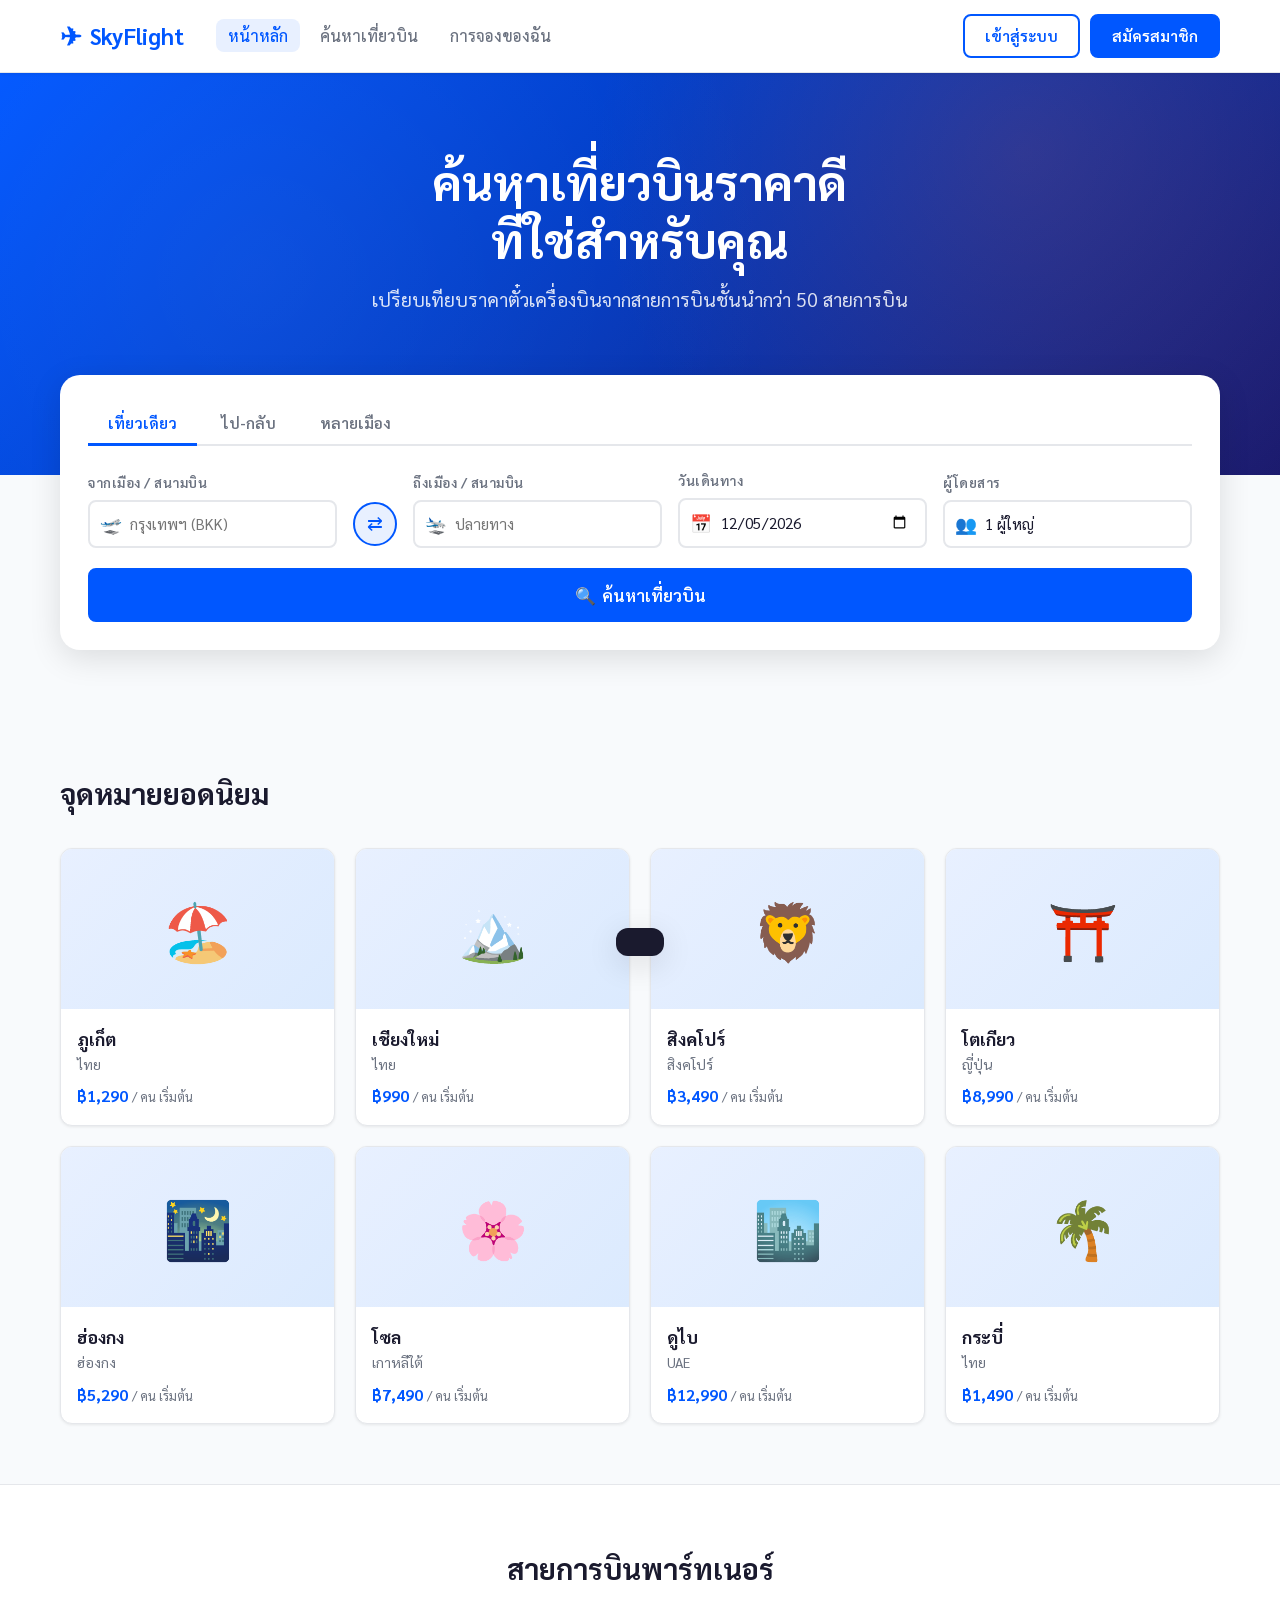
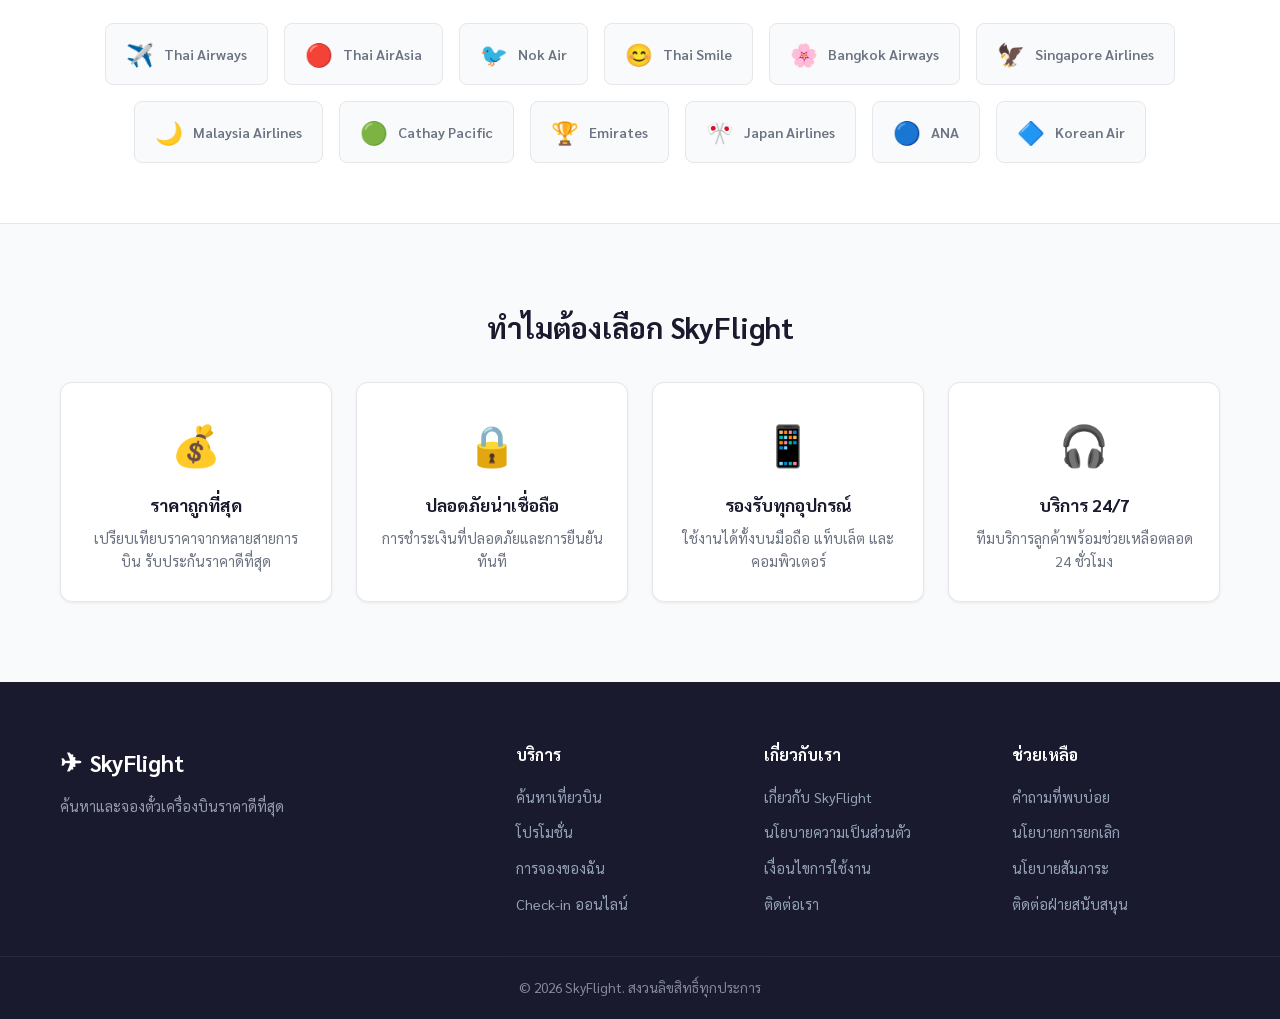
<file: index.html>
<!DOCTYPE html>
<html lang="th">
<head>
  <meta charset="UTF-8" />
  <meta name="viewport" content="width=device-width, initial-scale=1.0" />
  <title>SkyFlight - ค้นหาและจองตั๋วเครื่องบิน</title>
  <link rel="stylesheet" href="css/style.css" />
  <link rel="preconnect" href="https://fonts.googleapis.com" />
  <link href="https://fonts.googleapis.com/css2?family=Sarabun:wght@300;400;600;700&display=swap" rel="stylesheet" />
</head>
<body>

  <!-- Navbar -->
  <nav class="navbar">
    <div class="container nav-inner">
      <a href="index.html" class="logo">
        <span class="logo-icon">✈</span>
        <span>SkyFlight</span>
      </a>
      <ul class="nav-links">
        <li><a href="index.html" class="active">หน้าหลัก</a></li>
        <li><a href="#search-section">ค้นหาเที่ยวบิน</a></li>
        <li><a href="mybooking.html">การจองของฉัน</a></li>
      </ul>
      <div class="nav-actions">
        <button class="btn btn-outline" onclick="openModal('loginModal')">เข้าสู่ระบบ</button>
        <button class="btn btn-primary" onclick="openModal('registerModal')">สมัครสมาชิก</button>
      </div>
    </div>
  </nav>

  <!-- Hero Section -->
  <section class="hero">
    <div class="hero-bg"></div>
    <div class="container hero-content">
      <h1>ค้นหาเที่ยวบินราคาดี<br/>ที่ใช่สำหรับคุณ</h1>
      <p>เปรียบเทียบราคาตั๋วเครื่องบินจากสายการบินชั้นนำกว่า 50 สายการบิน</p>
    </div>
  </section>

  <!-- Search Section -->
  <section class="search-section" id="search-section">
    <div class="container">
      <div class="search-card">
        <!-- Trip Type Tabs -->
        <div class="trip-tabs">
          <button class="trip-tab active" data-type="one-way" onclick="setTripType('one-way')">เที่ยวเดียว</button>
          <button class="trip-tab" data-type="round-trip" onclick="setTripType('round-trip')">ไป-กลับ</button>
          <button class="trip-tab" data-type="multi-city" onclick="setTripType('multi-city')">หลายเมือง</button>
        </div>

        <!-- Search Form -->
        <form id="searchForm" onsubmit="searchFlights(event)">
          <div class="search-grid" id="searchGrid">
            <div class="form-group">
              <label>จากเมือง / สนามบิน</label>
              <div class="input-icon">
                <span class="icon">🛫</span>
                <input type="text" id="fromCity" placeholder="กรุงเทพฯ (BKK)" list="airports-from" autocomplete="off" required />
                <datalist id="airports-from"></datalist>
              </div>
            </div>

            <button type="button" class="swap-btn" onclick="swapCities()" title="สลับเมือง">⇄</button>

            <div class="form-group">
              <label>ถึงเมือง / สนามบิน</label>
              <div class="input-icon">
                <span class="icon">🛬</span>
                <input type="text" id="toCity" placeholder="ปลายทาง" list="airports-to" autocomplete="off" required />
                <datalist id="airports-to"></datalist>
              </div>
            </div>

            <div class="form-group">
              <label>วันเดินทาง</label>
              <div class="input-icon">
                <span class="icon">📅</span>
                <input type="date" id="departDate" required />
              </div>
            </div>

            <div class="form-group" id="returnDateGroup" style="display:none;">
              <label>วันกลับ</label>
              <div class="input-icon">
                <span class="icon">📅</span>
                <input type="date" id="returnDate" />
              </div>
            </div>

            <div class="form-group">
              <label>ผู้โดยสาร</label>
              <div class="input-icon passenger-selector" onclick="togglePassengerDropdown()">
                <span class="icon">👥</span>
                <input type="text" id="passengerDisplay" value="1 ผู้ใหญ่" readonly />
                <div class="passenger-dropdown" id="passengerDropdown">
                  <div class="passenger-row">
                    <div>
                      <div class="pax-label">ผู้ใหญ่</div>
                      <div class="pax-sublabel">อายุ 12 ปีขึ้นไป</div>
                    </div>
                    <div class="pax-counter">
                      <button type="button" onclick="updatePassenger('adult', -1)">−</button>
                      <span id="adultCount">1</span>
                      <button type="button" onclick="updatePassenger('adult', 1)">+</button>
                    </div>
                  </div>
                  <div class="passenger-row">
                    <div>
                      <div class="pax-label">เด็ก</div>
                      <div class="pax-sublabel">อายุ 2-11 ปี</div>
                    </div>
                    <div class="pax-counter">
                      <button type="button" onclick="updatePassenger('child', -1)">−</button>
                      <span id="childCount">0</span>
                      <button type="button" onclick="updatePassenger('child', 1)">+</button>
                    </div>
                  </div>
                  <div class="passenger-row">
                    <div>
                      <div class="pax-label">ทารก</div>
                      <div class="pax-sublabel">อายุต่ำกว่า 2 ปี</div>
                    </div>
                    <div class="pax-counter">
                      <button type="button" onclick="updatePassenger('infant', -1)">−</button>
                      <span id="infantCount">0</span>
                      <button type="button" onclick="updatePassenger('infant', 1)">+</button>
                    </div>
                  </div>
                  <div class="form-group" style="margin-top:12px;">
                    <label style="font-size:0.85rem;">ชั้นโดยสาร</label>
                    <select id="cabinClass">
                      <option value="economy">Economy</option>
                      <option value="premium-economy">Premium Economy</option>
                      <option value="business">Business</option>
                      <option value="first">First Class</option>
                    </select>
                  </div>
                  <button type="button" class="btn btn-primary" style="width:100%;margin-top:8px;" onclick="confirmPassengers()">ยืนยัน</button>
                </div>
              </div>
            </div>
          </div>

          <button type="submit" class="btn btn-primary btn-search">
            <span>🔍</span> ค้นหาเที่ยวบิน
          </button>
        </form>
      </div>
    </div>
  </section>

  <!-- Popular Destinations -->
  <section class="popular-section container">
    <h2 class="section-title">จุดหมายยอดนิยม</h2>
    <div class="destinations-grid" id="destinationsGrid"></div>
  </section>

  <!-- Airlines Section -->
  <section class="airlines-section">
    <div class="container">
      <h2 class="section-title" style="text-align:center;">สายการบินพาร์ทเนอร์</h2>
      <div class="airlines-logos" id="airlinesLogos"></div>
    </div>
  </section>

  <!-- Why Us Section -->
  <section class="why-us container">
    <h2 class="section-title" style="text-align:center;">ทำไมต้องเลือก SkyFlight</h2>
    <div class="features-grid">
      <div class="feature-card">
        <div class="feature-icon">💰</div>
        <h3>ราคาถูกที่สุด</h3>
        <p>เปรียบเทียบราคาจากหลายสายการบิน รับประกันราคาดีที่สุด</p>
      </div>
      <div class="feature-card">
        <div class="feature-icon">🔒</div>
        <h3>ปลอดภัยน่าเชื่อถือ</h3>
        <p>การชำระเงินที่ปลอดภัยและการยืนยันทันที</p>
      </div>
      <div class="feature-card">
        <div class="feature-icon">📱</div>
        <h3>รองรับทุกอุปกรณ์</h3>
        <p>ใช้งานได้ทั้งบนมือถือ แท็บเล็ต และคอมพิวเตอร์</p>
      </div>
      <div class="feature-card">
        <div class="feature-icon">🎧</div>
        <h3>บริการ 24/7</h3>
        <p>ทีมบริการลูกค้าพร้อมช่วยเหลือตลอด 24 ชั่วโมง</p>
      </div>
    </div>
  </section>

  <!-- Footer -->
  <footer class="footer">
    <div class="container footer-inner">
      <div class="footer-brand">
        <a href="index.html" class="logo" style="color:white;">
          <span class="logo-icon">✈</span>
          <span>SkyFlight</span>
        </a>
        <p>ค้นหาและจองตั๋วเครื่องบินราคาดีที่สุด</p>
      </div>
      <div class="footer-links">
        <h4>บริการ</h4>
        <ul>
          <li><a href="#">ค้นหาเที่ยวบิน</a></li>
          <li><a href="#">โปรโมชั่น</a></li>
          <li><a href="mybooking.html">การจองของฉัน</a></li>
          <li><a href="#">Check-in ออนไลน์</a></li>
        </ul>
      </div>
      <div class="footer-links">
        <h4>เกี่ยวกับเรา</h4>
        <ul>
          <li><a href="#">เกี่ยวกับ SkyFlight</a></li>
          <li><a href="#">นโยบายความเป็นส่วนตัว</a></li>
          <li><a href="#">เงื่อนไขการใช้งาน</a></li>
          <li><a href="#">ติดต่อเรา</a></li>
        </ul>
      </div>
      <div class="footer-links">
        <h4>ช่วยเหลือ</h4>
        <ul>
          <li><a href="#">คำถามที่พบบ่อย</a></li>
          <li><a href="#">นโยบายการยกเลิก</a></li>
          <li><a href="#">นโยบายสัมภาระ</a></li>
          <li><a href="#">ติดต่อฝ่ายสนับสนุน</a></li>
        </ul>
      </div>
    </div>
    <div class="footer-bottom">
      <p>© 2026 SkyFlight. สงวนลิขสิทธิ์ทุกประการ</p>
    </div>
  </footer>

  <!-- Login Modal -->
  <div class="modal" id="loginModal">
    <div class="modal-overlay" onclick="closeModal('loginModal')"></div>
    <div class="modal-content">
      <button class="modal-close" onclick="closeModal('loginModal')">✕</button>
      <h2>เข้าสู่ระบบ</h2>
      <form onsubmit="handleLogin(event)">
        <div class="form-group">
          <label>อีเมล</label>
          <input type="email" placeholder="your@email.com" required />
        </div>
        <div class="form-group">
          <label>รหัสผ่าน</label>
          <input type="password" placeholder="รหัสผ่าน" required />
        </div>
        <button type="submit" class="btn btn-primary" style="width:100%;">เข้าสู่ระบบ</button>
        <p style="text-align:center;margin-top:12px;">
          ยังไม่มีบัญชี? <a href="#" onclick="switchModal('loginModal','registerModal')">สมัครสมาชิก</a>
        </p>
      </form>
    </div>
  </div>

  <!-- Register Modal -->
  <div class="modal" id="registerModal">
    <div class="modal-overlay" onclick="closeModal('registerModal')"></div>
    <div class="modal-content">
      <button class="modal-close" onclick="closeModal('registerModal')">✕</button>
      <h2>สมัครสมาชิก</h2>
      <form onsubmit="handleRegister(event)">
        <div class="form-group">
          <label>ชื่อ-นามสกุล</label>
          <input type="text" placeholder="ชื่อ นามสกุล" required />
        </div>
        <div class="form-group">
          <label>อีเมล</label>
          <input type="email" placeholder="your@email.com" required />
        </div>
        <div class="form-group">
          <label>รหัสผ่าน</label>
          <input type="password" placeholder="รหัสผ่าน (อย่างน้อย 8 ตัวอักษร)" minlength="8" required />
        </div>
        <div class="form-group">
          <label>เบอร์โทรศัพท์</label>
          <input type="tel" placeholder="08X-XXX-XXXX" />
        </div>
        <button type="submit" class="btn btn-primary" style="width:100%;">สมัครสมาชิก</button>
        <p style="text-align:center;margin-top:12px;">
          มีบัญชีอยู่แล้ว? <a href="#" onclick="switchModal('registerModal','loginModal')">เข้าสู่ระบบ</a>
        </p>
      </form>
    </div>
  </div>

  <!-- Toast Notification -->
  <div class="toast" id="toast"></div>

  <script src="js/data.js"></script>
  <script src="js/app.js"></script>
</body>
</html>
</file>
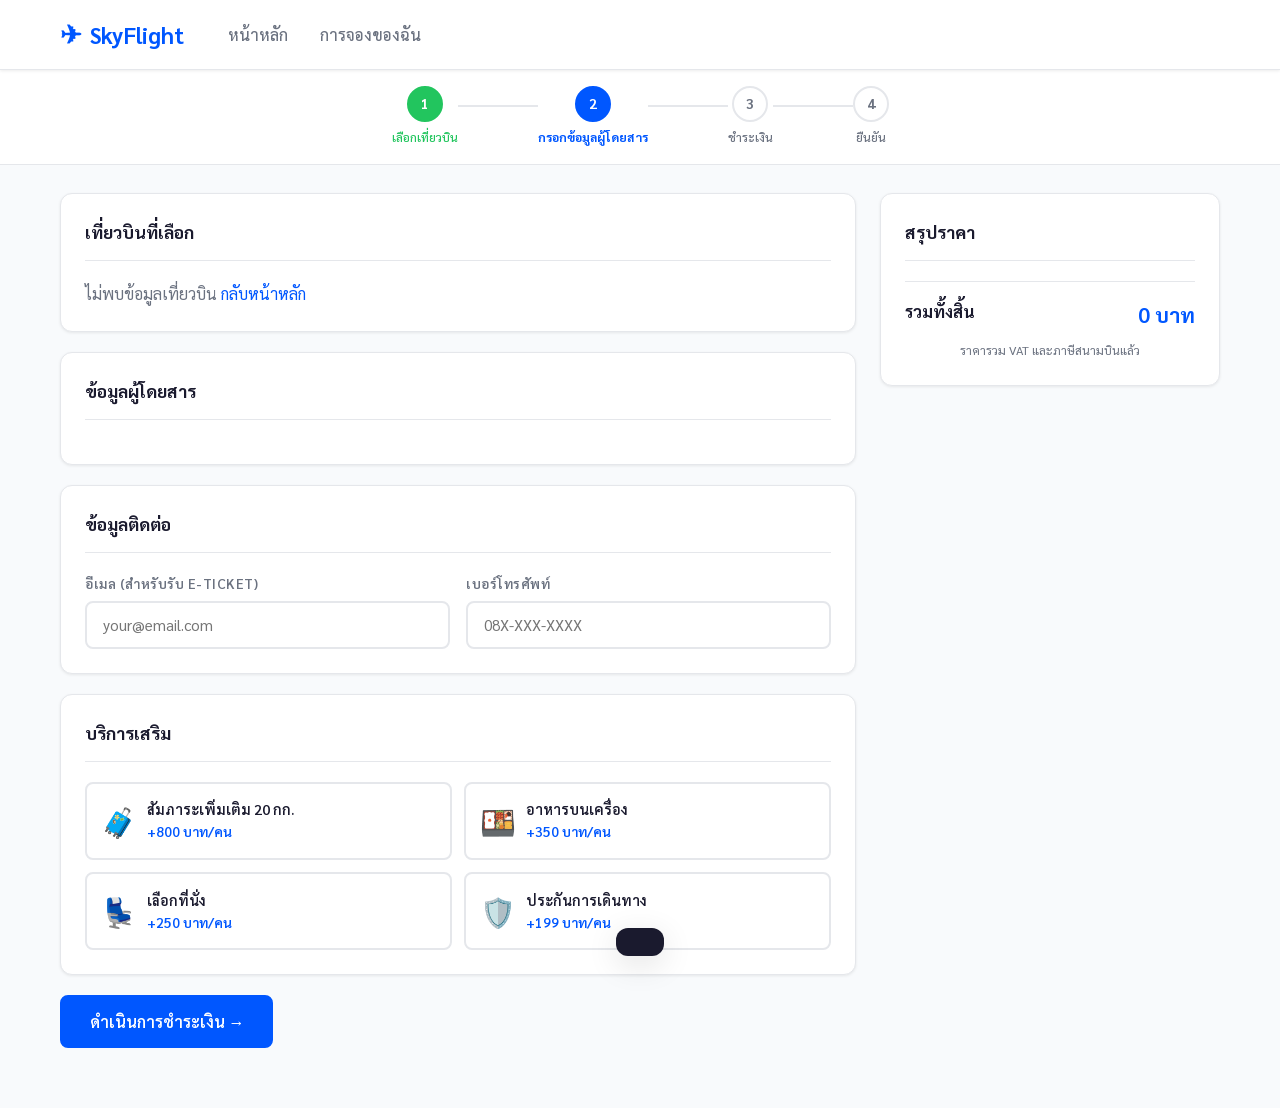
<file: booking.html>
<!DOCTYPE html>
<html lang="th">
<head>
  <meta charset="UTF-8" />
  <meta name="viewport" content="width=device-width, initial-scale=1.0" />
  <title>จองตั๋วเครื่องบิน - SkyFlight</title>
  <link rel="stylesheet" href="css/style.css" />
  <link rel="preconnect" href="https://fonts.googleapis.com" />
  <link href="https://fonts.googleapis.com/css2?family=Sarabun:wght@300;400;600;700&display=swap" rel="stylesheet" />
</head>
<body>

  <!-- Navbar -->
  <nav class="navbar">
    <div class="container nav-inner">
      <a href="index.html" class="logo">
        <span class="logo-icon">✈</span>
        <span>SkyFlight</span>
      </a>
      <ul class="nav-links">
        <li><a href="index.html">หน้าหลัก</a></li>
        <li><a href="mybooking.html">การจองของฉัน</a></li>
      </ul>
    </div>
  </nav>

  <!-- Breadcrumb -->
  <div class="breadcrumb-bar">
    <div class="container">
      <div class="steps">
        <div class="step completed">
          <span class="step-num">1</span>
          <span class="step-label">เลือกเที่ยวบิน</span>
        </div>
        <div class="step-line"></div>
        <div class="step active">
          <span class="step-num">2</span>
          <span class="step-label">กรอกข้อมูลผู้โดยสาร</span>
        </div>
        <div class="step-line"></div>
        <div class="step">
          <span class="step-num">3</span>
          <span class="step-label">ชำระเงิน</span>
        </div>
        <div class="step-line"></div>
        <div class="step">
          <span class="step-num">4</span>
          <span class="step-label">ยืนยัน</span>
        </div>
      </div>
    </div>
  </div>

  <!-- Booking Layout -->
  <div class="booking-layout container">

    <!-- Booking Form -->
    <div class="booking-main">

      <!-- Flight Summary -->
      <div class="booking-card" id="flightSummaryCard">
        <h3>เที่ยวบินที่เลือก</h3>
        <div id="selectedFlightSummary">กำลังโหลด...</div>
      </div>

      <!-- Passenger Form -->
      <div class="booking-card">
        <h3>ข้อมูลผู้โดยสาร</h3>
        <div id="passengerForms"></div>
      </div>

      <!-- Contact Info -->
      <div class="booking-card">
        <h3>ข้อมูลติดต่อ</h3>
        <div class="form-row">
          <div class="form-group">
            <label>อีเมล (สำหรับรับ e-ticket)</label>
            <input type="email" id="contactEmail" placeholder="your@email.com" required />
          </div>
          <div class="form-group">
            <label>เบอร์โทรศัพท์</label>
            <input type="tel" id="contactPhone" placeholder="08X-XXX-XXXX" required />
          </div>
        </div>
      </div>

      <!-- Add-ons -->
      <div class="booking-card">
        <h3>บริการเสริม</h3>
        <div class="addons-grid">
          <label class="addon-card">
            <input type="checkbox" id="addon-baggage" onchange="updatePrice()" />
            <div class="addon-content">
              <span class="addon-icon">🧳</span>
              <div>
                <div class="addon-name">สัมภาระเพิ่มเติม 20 กก.</div>
                <div class="addon-price">+800 บาท/คน</div>
              </div>
            </div>
          </label>
          <label class="addon-card">
            <input type="checkbox" id="addon-meal" onchange="updatePrice()" />
            <div class="addon-content">
              <span class="addon-icon">🍱</span>
              <div>
                <div class="addon-name">อาหารบนเครื่อง</div>
                <div class="addon-price">+350 บาท/คน</div>
              </div>
            </div>
          </label>
          <label class="addon-card">
            <input type="checkbox" id="addon-seat" onchange="updatePrice()" />
            <div class="addon-content">
              <span class="addon-icon">💺</span>
              <div>
                <div class="addon-name">เลือกที่นั่ง</div>
                <div class="addon-price">+250 บาท/คน</div>
              </div>
            </div>
          </label>
          <label class="addon-card">
            <input type="checkbox" id="addon-insurance" onchange="updatePrice()" />
            <div class="addon-content">
              <span class="addon-icon">🛡️</span>
              <div>
                <div class="addon-name">ประกันการเดินทาง</div>
                <div class="addon-price">+199 บาท/คน</div>
              </div>
            </div>
          </label>
        </div>
      </div>

      <button class="btn btn-primary btn-lg" onclick="proceedToPayment()">
        ดำเนินการชำระเงิน →
      </button>
    </div>

    <!-- Price Summary Sidebar -->
    <aside class="price-sidebar">
      <div class="price-card sticky-card">
        <h3>สรุปราคา</h3>
        <div id="priceSummaryItems"></div>
        <div class="price-divider"></div>
        <div class="price-total-row">
          <span>รวมทั้งสิ้น</span>
          <span class="price-total" id="totalPrice">0 บาท</span>
        </div>
        <div class="price-note">ราคารวม VAT และภาษีสนามบินแล้ว</div>
      </div>
    </aside>
  </div>

  <!-- Payment Modal -->
  <div class="modal" id="paymentModal">
    <div class="modal-overlay" onclick="closeModal('paymentModal')"></div>
    <div class="modal-content modal-wide">
      <button class="modal-close" onclick="closeModal('paymentModal')">✕</button>
      <h2>ชำระเงิน</h2>

      <div class="payment-methods">
        <button class="payment-method active" onclick="selectPayment('card', this)">
          💳 บัตรเครดิต/เดบิต
        </button>
        <button class="payment-method" onclick="selectPayment('promptpay', this)">
          📱 พร้อมเพย์
        </button>
        <button class="payment-method" onclick="selectPayment('bank', this)">
          🏦 โอนผ่านธนาคาร
        </button>
      </div>

      <div id="cardPaymentForm">
        <div class="form-group">
          <label>ชื่อบนบัตร</label>
          <input type="text" placeholder="ชื่อ นามสกุล (ตามบัตร)" />
        </div>
        <div class="form-group">
          <label>หมายเลขบัตร</label>
          <input type="text" placeholder="XXXX XXXX XXXX XXXX" maxlength="19" oninput="formatCardNumber(this)" />
        </div>
        <div class="form-row">
          <div class="form-group">
            <label>วันหมดอายุ</label>
            <input type="text" placeholder="MM/YY" maxlength="5" oninput="formatExpiry(this)" />
          </div>
          <div class="form-group">
            <label>CVV</label>
            <input type="text" placeholder="XXX" maxlength="3" />
          </div>
        </div>
      </div>

      <div id="promptpayForm" style="display:none; text-align:center;">
        <div class="qr-placeholder">
          <div class="qr-box">
            <div style="font-size:80px;">📱</div>
            <p>สแกน QR Code เพื่อชำระเงิน</p>
            <div class="qr-amount" id="qrAmount"></div>
          </div>
        </div>
      </div>

      <div id="bankTransferForm" style="display:none;">
        <div class="bank-info">
          <p><strong>ธนาคารกสิกรไทย</strong></p>
          <p>เลขที่บัญชี: <strong>123-4-56789-0</strong></p>
          <p>ชื่อบัญชี: <strong>SkyFlight Thailand Co., Ltd.</strong></p>
          <p class="bank-note">กรุณาโอนภายใน 30 นาที และส่งหลักฐานการโอนมาที่ support@skyflight.th</p>
        </div>
      </div>

      <div class="payment-total">
        ยอดชำระ: <strong id="paymentTotalAmount"></strong>
      </div>

      <button class="btn btn-primary btn-lg" style="width:100%;" onclick="confirmPayment()">
        ยืนยันการชำระเงิน
      </button>
    </div>
  </div>

  <!-- Confirmation Modal -->
  <div class="modal" id="confirmModal">
    <div class="modal-overlay"></div>
    <div class="modal-content" style="text-align:center;">
      <div class="success-icon">✅</div>
      <h2>จองตั๋วสำเร็จ!</h2>
      <p>หมายเลขการจอง: <strong id="bookingRef"></strong></p>
      <p>เราได้ส่ง e-ticket ไปยังอีเมลของคุณแล้ว</p>
      <div style="margin-top:20px; display:flex; gap:12px; justify-content:center;">
        <a href="mybooking.html" class="btn btn-primary">ดูการจองของฉัน</a>
        <a href="index.html" class="btn btn-outline">กลับหน้าหลัก</a>
      </div>
    </div>
  </div>

  <div class="toast" id="toast"></div>

  <script src="js/data.js"></script>
  <script src="js/booking.js"></script>
</body>
</html>
</file>
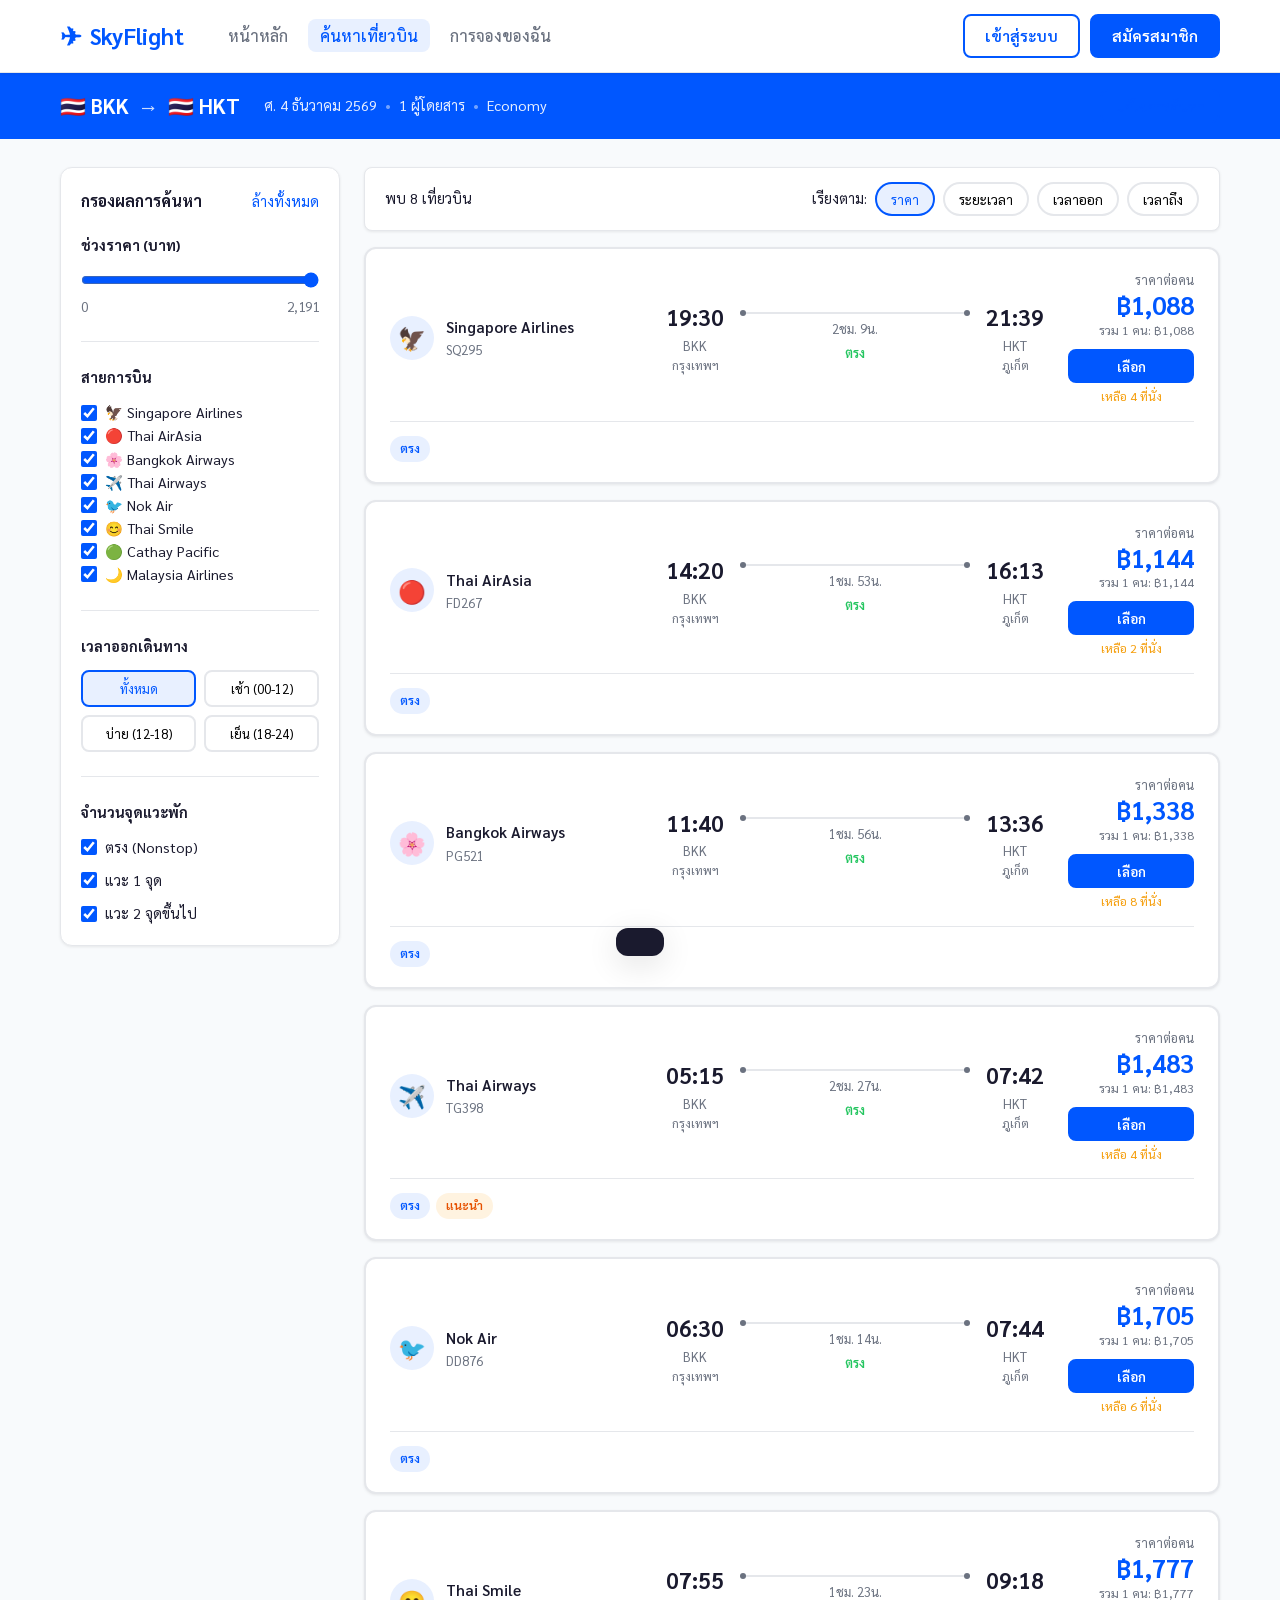
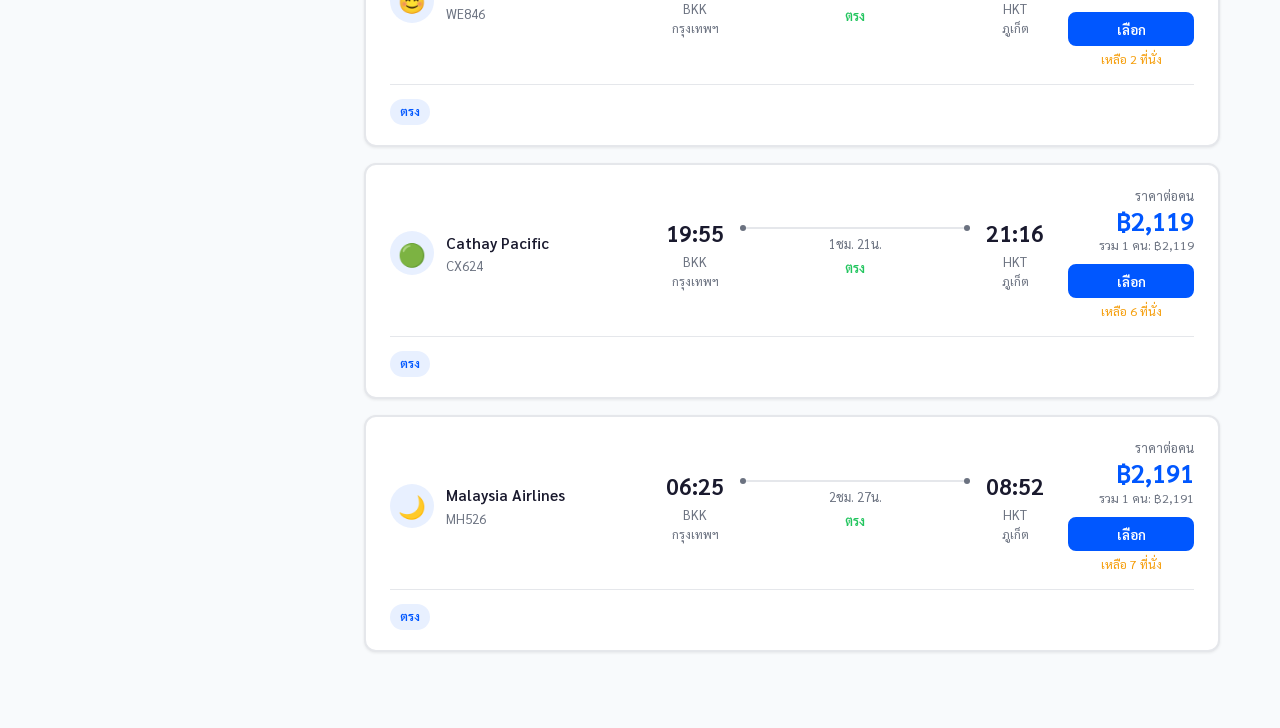
<file: results.html>
<!DOCTYPE html>
<html lang="th">
<head>
  <meta charset="UTF-8" />
  <meta name="viewport" content="width=device-width, initial-scale=1.0" />
  <title>ผลการค้นหาเที่ยวบิน - SkyFlight</title>
  <link rel="stylesheet" href="css/style.css" />
  <link rel="preconnect" href="https://fonts.googleapis.com" />
  <link href="https://fonts.googleapis.com/css2?family=Sarabun:wght@300;400;600;700&display=swap" rel="stylesheet" />
</head>
<body>

  <!-- Navbar -->
  <nav class="navbar">
    <div class="container nav-inner">
      <a href="index.html" class="logo">
        <span class="logo-icon">✈</span>
        <span>SkyFlight</span>
      </a>
      <ul class="nav-links">
        <li><a href="index.html">หน้าหลัก</a></li>
        <li><a href="index.html#search-section" class="active">ค้นหาเที่ยวบิน</a></li>
        <li><a href="mybooking.html">การจองของฉัน</a></li>
      </ul>
      <div class="nav-actions">
        <button class="btn btn-outline" onclick="openModal('loginModal')">เข้าสู่ระบบ</button>
        <button class="btn btn-primary" onclick="openModal('registerModal')">สมัครสมาชิก</button>
      </div>
    </div>
  </nav>

  <!-- Search Summary Bar -->
  <div class="search-summary-bar">
    <div class="container search-summary-inner">
      <div class="summary-route">
        <span id="summaryFrom">BKK</span>
        <span class="route-arrow">→</span>
        <span id="summaryTo">HKT</span>
      </div>
      <div class="summary-details">
        <span id="summaryDate">-</span>
        <span class="dot">•</span>
        <span id="summaryPax">-</span>
        <span class="dot">•</span>
        <span id="summaryCabin">-</span>
      </div>
      <button class="btn btn-outline btn-sm" onclick="window.location.href='index.html'">แก้ไขการค้นหา</button>
    </div>
  </div>

  <!-- Results Layout -->
  <div class="results-layout container">

    <!-- Filters Sidebar -->
    <aside class="filters-sidebar">
      <div class="filter-header">
        <h3>กรองผลการค้นหา</h3>
        <button class="btn-text" onclick="clearFilters()">ล้างทั้งหมด</button>
      </div>

      <!-- Price Range -->
      <div class="filter-group">
        <h4>ช่วงราคา (บาท)</h4>
        <div class="price-range">
          <input type="range" id="priceRange" min="0" max="50000" value="50000" oninput="filterFlights()" />
          <div class="price-labels">
            <span>0</span>
            <span id="priceRangeLabel">50,000</span>
          </div>
        </div>
      </div>

      <!-- Airlines Filter -->
      <div class="filter-group">
        <h4>สายการบิน</h4>
        <div id="airlineFilters"></div>
      </div>

      <!-- Departure Time -->
      <div class="filter-group">
        <h4>เวลาออกเดินทาง</h4>
        <div class="time-filter-grid" id="timeFilters">
          <button class="time-filter active" data-time="all" onclick="setTimeFilter('all', this)">ทั้งหมด</button>
          <button class="time-filter" data-time="morning" onclick="setTimeFilter('morning', this)">เช้า (00-12)</button>
          <button class="time-filter" data-time="afternoon" onclick="setTimeFilter('afternoon', this)">บ่าย (12-18)</button>
          <button class="time-filter" data-time="evening" onclick="setTimeFilter('evening', this)">เย็น (18-24)</button>
        </div>
      </div>

      <!-- Stops Filter -->
      <div class="filter-group">
        <h4>จำนวนจุดแวะพัก</h4>
        <div class="checkbox-group" id="stopsFilters">
          <label class="checkbox-label">
            <input type="checkbox" value="0" checked onchange="filterFlights()" /> ตรง (Nonstop)
          </label>
          <label class="checkbox-label">
            <input type="checkbox" value="1" checked onchange="filterFlights()" /> แวะ 1 จุด
          </label>
          <label class="checkbox-label">
            <input type="checkbox" value="2" checked onchange="filterFlights()" /> แวะ 2 จุดขึ้นไป
          </label>
        </div>
      </div>
    </aside>

    <!-- Results Main -->
    <main class="results-main">
      <!-- Sort Bar -->
      <div class="sort-bar">
        <span id="resultsCount">กำลังค้นหา...</span>
        <div class="sort-options">
          <span>เรียงตาม:</span>
          <button class="sort-btn active" data-sort="price" onclick="sortFlights('price', this)">ราคา</button>
          <button class="sort-btn" data-sort="duration" onclick="sortFlights('duration', this)">ระยะเวลา</button>
          <button class="sort-btn" data-sort="depart" onclick="sortFlights('depart', this)">เวลาออก</button>
          <button class="sort-btn" data-sort="arrive" onclick="sortFlights('arrive', this)">เวลาถึง</button>
        </div>
      </div>

      <!-- Flight List -->
      <div id="flightList"></div>

      <!-- No Results -->
      <div id="noResults" style="display:none;" class="no-results">
        <div class="no-results-icon">✈️</div>
        <h3>ไม่พบเที่ยวบิน</h3>
        <p>ลองเปลี่ยนเงื่อนไขการค้นหาหรือวันเดินทาง</p>
        <a href="index.html" class="btn btn-primary">ค้นหาใหม่</a>
      </div>
    </main>
  </div>

  <!-- Login Modal -->
  <div class="modal" id="loginModal">
    <div class="modal-overlay" onclick="closeModal('loginModal')"></div>
    <div class="modal-content">
      <button class="modal-close" onclick="closeModal('loginModal')">✕</button>
      <h2>เข้าสู่ระบบ</h2>
      <form onsubmit="handleLogin(event)">
        <div class="form-group">
          <label>อีเมล</label>
          <input type="email" placeholder="your@email.com" required />
        </div>
        <div class="form-group">
          <label>รหัสผ่าน</label>
          <input type="password" placeholder="รหัสผ่าน" required />
        </div>
        <button type="submit" class="btn btn-primary" style="width:100%;">เข้าสู่ระบบ</button>
      </form>
    </div>
  </div>

  <!-- Register Modal -->
  <div class="modal" id="registerModal">
    <div class="modal-overlay" onclick="closeModal('registerModal')"></div>
    <div class="modal-content">
      <button class="modal-close" onclick="closeModal('registerModal')">✕</button>
      <h2>สมัครสมาชิก</h2>
      <form onsubmit="handleRegister(event)">
        <div class="form-group">
          <label>ชื่อ-นามสกุล</label>
          <input type="text" placeholder="ชื่อ นามสกุล" required />
        </div>
        <div class="form-group">
          <label>อีเมล</label>
          <input type="email" placeholder="your@email.com" required />
        </div>
        <div class="form-group">
          <label>รหัสผ่าน</label>
          <input type="password" placeholder="รหัสผ่าน" minlength="8" required />
        </div>
        <button type="submit" class="btn btn-primary" style="width:100%;">สมัครสมาชิก</button>
      </form>
    </div>
  </div>

  <div class="toast" id="toast"></div>

  <script src="js/data.js"></script>
  <script src="js/results.js"></script>
</body>
</html>
</file>
<file: css/style.css>
/* =======================================
   CSS Variables & Reset
   ======================================= */
:root {
  --primary: #0057FF;
  --primary-dark: #003FCC;
  --primary-light: #E8F0FF;
  --accent: #FF6B35;
  --success: #22C55E;
  --warning: #F59E0B;
  --danger: #EF4444;
  --text: #1A1A2E;
  --text-secondary: #6B7280;
  --border: #E5E7EB;
  --bg: #F8FAFC;
  --white: #FFFFFF;
  --shadow-sm: 0 1px 3px rgba(0,0,0,0.08);
  --shadow-md: 0 4px 16px rgba(0,0,0,0.1);
  --shadow-lg: 0 8px 32px rgba(0,0,0,0.12);
  --radius: 12px;
  --radius-sm: 8px;
  --radius-lg: 20px;
  font-size: 16px;
}

*, *::before, *::after { box-sizing: border-box; margin: 0; padding: 0; }

body {
  font-family: 'Sarabun', -apple-system, BlinkMacSystemFont, sans-serif;
  background: var(--bg);
  color: var(--text);
  line-height: 1.6;
}

a { color: var(--primary); text-decoration: none; }
a:hover { text-decoration: underline; }
ul { list-style: none; }
img { max-width: 100%; }

.container {
  max-width: 1200px;
  margin: 0 auto;
  padding: 0 20px;
}

/* =======================================
   Buttons
   ======================================= */
.btn {
  display: inline-flex;
  align-items: center;
  gap: 6px;
  padding: 10px 20px;
  border-radius: var(--radius-sm);
  font-family: inherit;
  font-size: 0.95rem;
  font-weight: 600;
  cursor: pointer;
  border: 2px solid transparent;
  transition: all 0.2s;
  white-space: nowrap;
}

.btn-primary {
  background: var(--primary);
  color: white;
  border-color: var(--primary);
}
.btn-primary:hover {
  background: var(--primary-dark);
  border-color: var(--primary-dark);
  text-decoration: none;
  transform: translateY(-1px);
  box-shadow: 0 4px 12px rgba(0,87,255,0.3);
}

.btn-outline {
  background: transparent;
  color: var(--primary);
  border-color: var(--primary);
}
.btn-outline:hover {
  background: var(--primary-light);
  text-decoration: none;
}

.btn-sm { padding: 6px 14px; font-size: 0.85rem; }
.btn-lg { padding: 14px 28px; font-size: 1rem; }
.btn-text { background: none; border: none; color: var(--primary); cursor: pointer; font-size: 0.9rem; font-family: inherit; }

/* =======================================
   Navbar
   ======================================= */
.navbar {
  background: white;
  border-bottom: 1px solid var(--border);
  position: sticky;
  top: 0;
  z-index: 100;
  box-shadow: var(--shadow-sm);
}

.nav-inner {
  display: flex;
  align-items: center;
  padding: 14px 20px;
  gap: 32px;
}

.logo {
  display: flex;
  align-items: center;
  gap: 8px;
  font-size: 1.4rem;
  font-weight: 700;
  color: var(--primary);
  text-decoration: none;
}

.logo-icon {
  font-size: 1.6rem;
  animation: fly 3s ease-in-out infinite;
}

@keyframes fly {
  0%, 100% { transform: translateX(0) rotate(0deg); }
  50% { transform: translateX(4px) rotate(5deg); }
}

.nav-links {
  display: flex;
  gap: 8px;
  flex: 1;
}

.nav-links a {
  color: var(--text-secondary);
  padding: 6px 12px;
  border-radius: var(--radius-sm);
  font-weight: 500;
  transition: all 0.2s;
}

.nav-links a:hover,
.nav-links a.active {
  color: var(--primary);
  background: var(--primary-light);
  text-decoration: none;
}

.nav-actions {
  display: flex;
  gap: 10px;
}

/* =======================================
   Hero Section
   ======================================= */
.hero {
  position: relative;
  background: linear-gradient(135deg, #0057FF 0%, #003FCC 40%, #1a1a6e 100%);
  color: white;
  padding: 80px 0 160px;
  overflow: hidden;
}

.hero-bg {
  position: absolute;
  inset: 0;
  background-image:
    radial-gradient(circle at 20% 50%, rgba(255,255,255,0.05) 0%, transparent 50%),
    radial-gradient(circle at 80% 20%, rgba(255,107,53,0.15) 0%, transparent 40%);
}

.hero-content {
  position: relative;
  z-index: 1;
  text-align: center;
}

.hero h1 {
  font-size: 3rem;
  font-weight: 700;
  line-height: 1.2;
  margin-bottom: 16px;
}

.hero p {
  font-size: 1.2rem;
  opacity: 0.85;
}

/* =======================================
   Search Section
   ======================================= */
.search-section {
  margin-top: -100px;
  position: relative;
  z-index: 10;
  padding-bottom: 60px;
}

.search-card {
  background: white;
  border-radius: var(--radius-lg);
  box-shadow: var(--shadow-lg);
  padding: 28px;
}

.trip-tabs {
  display: flex;
  gap: 4px;
  margin-bottom: 24px;
  border-bottom: 2px solid var(--border);
  padding-bottom: 0;
}

.trip-tab {
  padding: 10px 20px;
  border: none;
  background: none;
  font-family: inherit;
  font-size: 0.95rem;
  font-weight: 600;
  color: var(--text-secondary);
  cursor: pointer;
  border-bottom: 3px solid transparent;
  margin-bottom: -2px;
  transition: all 0.2s;
  border-radius: var(--radius-sm) var(--radius-sm) 0 0;
}

.trip-tab.active, .trip-tab:hover {
  color: var(--primary);
  border-bottom-color: var(--primary);
}

.search-grid {
  display: grid;
  grid-template-columns: 1fr auto 1fr 1fr 1fr;
  gap: 16px;
  align-items: end;
  margin-bottom: 20px;
}

.form-group {
  display: flex;
  flex-direction: column;
  gap: 6px;
}

.form-group label {
  font-size: 0.85rem;
  font-weight: 600;
  color: var(--text-secondary);
  text-transform: uppercase;
  letter-spacing: 0.5px;
}

.form-group input,
.form-group select {
  padding: 12px 16px;
  border: 2px solid var(--border);
  border-radius: var(--radius-sm);
  font-family: inherit;
  font-size: 0.95rem;
  color: var(--text);
  transition: border-color 0.2s;
  background: white;
  width: 100%;
}

.form-group input:focus,
.form-group select:focus {
  outline: none;
  border-color: var(--primary);
  box-shadow: 0 0 0 3px rgba(0,87,255,0.1);
}

.input-icon {
  position: relative;
}

.input-icon .icon {
  position: absolute;
  left: 12px;
  top: 50%;
  transform: translateY(-50%);
  font-size: 1.1rem;
  z-index: 1;
  pointer-events: none;
}

.input-icon input {
  padding-left: 40px;
}

.swap-btn {
  background: var(--primary-light);
  color: var(--primary);
  border: 2px solid var(--primary);
  width: 44px;
  height: 44px;
  border-radius: 50%;
  font-size: 1.2rem;
  cursor: pointer;
  transition: all 0.2s;
  display: flex;
  align-items: center;
  justify-content: center;
  margin-bottom: 2px;
}

.swap-btn:hover {
  background: var(--primary);
  color: white;
  transform: rotate(180deg);
}

.btn-search {
  width: 100%;
  justify-content: center;
  padding: 14px;
  font-size: 1.05rem;
  border-radius: var(--radius-sm);
}

/* Passenger Dropdown */
.passenger-selector {
  cursor: pointer;
}

.passenger-selector input {
  cursor: pointer;
}

.passenger-dropdown {
  display: none;
  position: absolute;
  top: calc(100% + 8px);
  left: 0;
  right: 0;
  background: white;
  border: 2px solid var(--border);
  border-radius: var(--radius);
  padding: 16px;
  z-index: 50;
  box-shadow: var(--shadow-lg);
  min-width: 280px;
}

.passenger-dropdown.show {
  display: block;
}

.passenger-row {
  display: flex;
  justify-content: space-between;
  align-items: center;
  padding: 10px 0;
  border-bottom: 1px solid var(--border);
}

.passenger-row:last-of-type {
  border-bottom: none;
}

.pax-label { font-weight: 600; font-size: 0.95rem; }
.pax-sublabel { font-size: 0.8rem; color: var(--text-secondary); }

.pax-counter {
  display: flex;
  align-items: center;
  gap: 12px;
}

.pax-counter button {
  width: 32px;
  height: 32px;
  border-radius: 50%;
  border: 2px solid var(--primary);
  background: white;
  color: var(--primary);
  font-size: 1.1rem;
  cursor: pointer;
  display: flex;
  align-items: center;
  justify-content: center;
  font-weight: 700;
  transition: all 0.15s;
}

.pax-counter button:hover {
  background: var(--primary);
  color: white;
}

.pax-counter span {
  font-weight: 700;
  min-width: 20px;
  text-align: center;
}

/* =======================================
   Popular Destinations
   ======================================= */
.popular-section {
  padding: 60px 20px;
}

.section-title {
  font-size: 1.8rem;
  font-weight: 700;
  margin-bottom: 32px;
}

.destinations-grid {
  display: grid;
  grid-template-columns: repeat(auto-fill, minmax(220px, 1fr));
  gap: 20px;
}

.dest-card {
  background: white;
  border-radius: var(--radius);
  overflow: hidden;
  box-shadow: var(--shadow-sm);
  cursor: pointer;
  transition: all 0.25s;
  border: 1px solid var(--border);
}

.dest-card:hover {
  transform: translateY(-4px);
  box-shadow: var(--shadow-md);
}

.dest-img {
  width: 100%;
  height: 160px;
  object-fit: cover;
  display: flex;
  align-items: center;
  justify-content: center;
  font-size: 3.5rem;
  background: linear-gradient(135deg, var(--primary-light), #dbeafe);
}

.dest-info {
  padding: 16px;
}

.dest-city {
  font-weight: 700;
  font-size: 1.1rem;
}

.dest-country {
  color: var(--text-secondary);
  font-size: 0.88rem;
  margin-bottom: 8px;
}

.dest-price {
  color: var(--primary);
  font-weight: 700;
  font-size: 1rem;
}

.dest-price span {
  font-size: 0.8rem;
  font-weight: 400;
  color: var(--text-secondary);
}

/* =======================================
   Airlines Section
   ======================================= */
.airlines-section {
  background: white;
  padding: 60px 0;
  border-top: 1px solid var(--border);
  border-bottom: 1px solid var(--border);
}

.airlines-logos {
  display: flex;
  flex-wrap: wrap;
  gap: 16px;
  justify-content: center;
  margin-top: 32px;
}

.airline-logo-card {
  background: var(--bg);
  border: 1px solid var(--border);
  border-radius: var(--radius-sm);
  padding: 12px 20px;
  display: flex;
  align-items: center;
  gap: 10px;
  font-weight: 600;
  font-size: 0.9rem;
  color: var(--text-secondary);
  transition: all 0.2s;
}

.airline-logo-card:hover {
  border-color: var(--primary);
  color: var(--primary);
  background: var(--primary-light);
}

/* =======================================
   Why Us / Features
   ======================================= */
.why-us {
  padding: 80px 20px;
}

.features-grid {
  display: grid;
  grid-template-columns: repeat(auto-fit, minmax(220px, 1fr));
  gap: 24px;
}

.feature-card {
  background: white;
  border-radius: var(--radius);
  padding: 28px 24px;
  text-align: center;
  box-shadow: var(--shadow-sm);
  border: 1px solid var(--border);
  transition: all 0.25s;
}

.feature-card:hover {
  transform: translateY(-4px);
  box-shadow: var(--shadow-md);
  border-color: var(--primary);
}

.feature-icon {
  font-size: 2.5rem;
  margin-bottom: 16px;
}

.feature-card h3 {
  font-size: 1.1rem;
  margin-bottom: 8px;
}

.feature-card p {
  color: var(--text-secondary);
  font-size: 0.9rem;
}

/* =======================================
   Footer
   ======================================= */
.footer {
  background: #1A1A2E;
  color: #CBD5E1;
  padding: 60px 0 0;
}

.footer-inner {
  display: grid;
  grid-template-columns: 2fr 1fr 1fr 1fr;
  gap: 40px;
  padding-bottom: 40px;
}

.footer-brand p {
  margin-top: 12px;
  font-size: 0.9rem;
  opacity: 0.7;
}

.footer-links h4 {
  color: white;
  font-size: 1rem;
  margin-bottom: 16px;
}

.footer-links ul {
  display: flex;
  flex-direction: column;
  gap: 10px;
}

.footer-links a {
  color: #94A3B8;
  font-size: 0.9rem;
  transition: color 0.2s;
}

.footer-links a:hover {
  color: white;
  text-decoration: none;
}

.footer-bottom {
  border-top: 1px solid rgba(255,255,255,0.1);
  padding: 20px;
  text-align: center;
  font-size: 0.85rem;
  opacity: 0.6;
}

/* =======================================
   Modal
   ======================================= */
.modal {
  display: none;
  position: fixed;
  inset: 0;
  z-index: 1000;
}

.modal.open {
  display: flex;
  align-items: center;
  justify-content: center;
}

.modal-overlay {
  position: absolute;
  inset: 0;
  background: rgba(0,0,0,0.5);
  backdrop-filter: blur(4px);
}

.modal-content {
  position: relative;
  background: white;
  border-radius: var(--radius-lg);
  padding: 36px;
  width: 90%;
  max-width: 480px;
  box-shadow: var(--shadow-lg);
  z-index: 1;
  max-height: 90vh;
  overflow-y: auto;
}

.modal-wide {
  max-width: 600px;
}

.modal-close {
  position: absolute;
  top: 16px;
  right: 16px;
  background: var(--bg);
  border: none;
  width: 32px;
  height: 32px;
  border-radius: 50%;
  cursor: pointer;
  font-size: 0.9rem;
  display: flex;
  align-items: center;
  justify-content: center;
  transition: background 0.2s;
}

.modal-close:hover { background: var(--border); }

.modal-content h2 {
  margin-bottom: 24px;
  font-size: 1.5rem;
}

/* =======================================
   Toast
   ======================================= */
.toast {
  position: fixed;
  bottom: 24px;
  left: 50%;
  transform: translateX(-50%) translateY(80px);
  background: #1A1A2E;
  color: white;
  padding: 14px 24px;
  border-radius: var(--radius);
  font-size: 0.95rem;
  z-index: 2000;
  transition: transform 0.3s ease;
  white-space: nowrap;
  box-shadow: var(--shadow-lg);
}

.toast.show {
  transform: translateX(-50%) translateY(0);
}

/* =======================================
   Search Summary Bar (Results Page)
   ======================================= */
.search-summary-bar {
  background: var(--primary);
  color: white;
  padding: 16px 0;
}

.search-summary-inner {
  display: flex;
  align-items: center;
  gap: 24px;
  flex-wrap: wrap;
}

.summary-route {
  font-size: 1.3rem;
  font-weight: 700;
  display: flex;
  align-items: center;
  gap: 10px;
}

.route-arrow { opacity: 0.8; }

.summary-details {
  display: flex;
  align-items: center;
  gap: 8px;
  font-size: 0.9rem;
  opacity: 0.9;
  flex: 1;
}

.dot { opacity: 0.5; }

/* =======================================
   Results Layout
   ======================================= */
.results-layout {
  display: grid;
  grid-template-columns: 280px 1fr;
  gap: 24px;
  padding-top: 28px;
  padding-bottom: 60px;
  align-items: start;
}

/* Filters Sidebar */
.filters-sidebar {
  background: white;
  border-radius: var(--radius);
  padding: 20px;
  box-shadow: var(--shadow-sm);
  border: 1px solid var(--border);
  position: sticky;
  top: 80px;
}

.filter-header {
  display: flex;
  justify-content: space-between;
  align-items: center;
  margin-bottom: 20px;
}

.filter-header h3 { font-size: 1rem; }

.filter-group {
  margin-bottom: 24px;
  padding-bottom: 24px;
  border-bottom: 1px solid var(--border);
}

.filter-group:last-child {
  margin-bottom: 0;
  padding-bottom: 0;
  border-bottom: none;
}

.filter-group h4 {
  font-size: 0.9rem;
  font-weight: 700;
  margin-bottom: 12px;
  color: var(--text);
}

.price-range input[type="range"] {
  width: 100%;
  accent-color: var(--primary);
  margin-bottom: 8px;
}

.price-labels {
  display: flex;
  justify-content: space-between;
  font-size: 0.85rem;
  color: var(--text-secondary);
}

.checkbox-group {
  display: flex;
  flex-direction: column;
  gap: 10px;
}

.checkbox-label {
  display: flex;
  align-items: center;
  gap: 8px;
  font-size: 0.9rem;
  cursor: pointer;
}

.checkbox-label input { accent-color: var(--primary); width: 16px; height: 16px; }

.time-filter-grid {
  display: grid;
  grid-template-columns: 1fr 1fr;
  gap: 8px;
}

.time-filter {
  padding: 8px 4px;
  border: 2px solid var(--border);
  border-radius: var(--radius-sm);
  background: white;
  font-size: 0.8rem;
  cursor: pointer;
  transition: all 0.2s;
  font-family: inherit;
  text-align: center;
}

.time-filter.active, .time-filter:hover {
  border-color: var(--primary);
  color: var(--primary);
  background: var(--primary-light);
}

/* Sort Bar */
.sort-bar {
  display: flex;
  justify-content: space-between;
  align-items: center;
  background: white;
  border-radius: var(--radius-sm);
  padding: 14px 20px;
  margin-bottom: 16px;
  border: 1px solid var(--border);
  box-shadow: var(--shadow-sm);
  font-size: 0.9rem;
}

.sort-options {
  display: flex;
  align-items: center;
  gap: 8px;
}

.sort-btn {
  padding: 6px 14px;
  border: 2px solid var(--border);
  border-radius: 20px;
  background: white;
  font-size: 0.85rem;
  cursor: pointer;
  transition: all 0.2s;
  font-family: inherit;
}

.sort-btn.active, .sort-btn:hover {
  border-color: var(--primary);
  color: var(--primary);
  background: var(--primary-light);
}

/* Flight Card */
.flight-card {
  background: white;
  border-radius: var(--radius);
  padding: 20px 24px;
  margin-bottom: 16px;
  border: 2px solid var(--border);
  box-shadow: var(--shadow-sm);
  transition: all 0.25s;
}

.flight-card:hover {
  border-color: var(--primary);
  box-shadow: var(--shadow-md);
}

.flight-card-inner {
  display: grid;
  grid-template-columns: 2fr 3fr 1fr;
  align-items: center;
  gap: 24px;
}

.airline-info {
  display: flex;
  align-items: center;
  gap: 12px;
}

.airline-logo-circle {
  width: 44px;
  height: 44px;
  border-radius: 50%;
  background: var(--primary-light);
  display: flex;
  align-items: center;
  justify-content: center;
  font-size: 1.4rem;
}

.airline-name { font-weight: 600; font-size: 0.95rem; }
.airline-flight-no { color: var(--text-secondary); font-size: 0.82rem; }

.flight-route {
  display: flex;
  align-items: center;
  gap: 16px;
}

.route-time { text-align: center; }
.route-time .time { font-size: 1.4rem; font-weight: 700; }
.route-time .code { font-size: 0.82rem; color: var(--text-secondary); }

.route-line {
  flex: 1;
  text-align: center;
}

.route-line-bar {
  height: 2px;
  background: var(--border);
  position: relative;
  margin-bottom: 4px;
}

.route-line-bar::before,
.route-line-bar::after {
  content: '';
  width: 6px;
  height: 6px;
  border-radius: 50%;
  background: var(--text-secondary);
  position: absolute;
  top: -2px;
}

.route-line-bar::before { left: 0; }
.route-line-bar::after { right: 0; }

.route-duration { font-size: 0.82rem; color: var(--text-secondary); }
.route-stops { font-size: 0.82rem; color: var(--accent); font-weight: 600; }
.route-stops.direct { color: var(--success); }

.flight-price {
  text-align: right;
}

.price-per-pax { color: var(--text-secondary); font-size: 0.82rem; }
.price-amount {
  font-size: 1.6rem;
  font-weight: 700;
  color: var(--primary);
  line-height: 1.2;
}

.price-unit { font-size: 0.85rem; font-weight: 400; }
.price-total-note { font-size: 0.78rem; color: var(--text-secondary); margin-bottom: 8px; }

.btn-select-flight {
  width: 100%;
  justify-content: center;
}

.flight-tags {
  display: flex;
  gap: 6px;
  margin-top: 14px;
  padding-top: 14px;
  border-top: 1px solid var(--border);
  flex-wrap: wrap;
}

.tag {
  padding: 3px 10px;
  border-radius: 20px;
  font-size: 0.78rem;
  font-weight: 600;
}

.tag-green { background: #D1FAE5; color: #065F46; }
.tag-blue { background: var(--primary-light); color: var(--primary); }
.tag-orange { background: #FFF3E0; color: #E65100; }

/* No Results */
.no-results {
  text-align: center;
  padding: 80px 20px;
  color: var(--text-secondary);
}

.no-results-icon { font-size: 4rem; margin-bottom: 16px; }
.no-results h3 { font-size: 1.4rem; color: var(--text); margin-bottom: 8px; }
.no-results p { margin-bottom: 24px; }

/* =======================================
   Booking Page
   ======================================= */
.breadcrumb-bar {
  background: white;
  border-bottom: 1px solid var(--border);
  padding: 16px 0;
}

.steps {
  display: flex;
  align-items: center;
  justify-content: center;
  gap: 0;
}

.step {
  display: flex;
  flex-direction: column;
  align-items: center;
  gap: 6px;
}

.step-num {
  width: 36px;
  height: 36px;
  border-radius: 50%;
  border: 2px solid var(--border);
  display: flex;
  align-items: center;
  justify-content: center;
  font-weight: 700;
  font-size: 0.9rem;
  color: var(--text-secondary);
  background: white;
}

.step.active .step-num {
  background: var(--primary);
  border-color: var(--primary);
  color: white;
}

.step.completed .step-num {
  background: var(--success);
  border-color: var(--success);
  color: white;
}

.step-label {
  font-size: 0.78rem;
  color: var(--text-secondary);
  font-weight: 500;
}

.step.active .step-label { color: var(--primary); font-weight: 700; }
.step.completed .step-label { color: var(--success); }

.step-line {
  height: 2px;
  width: 80px;
  background: var(--border);
  margin-bottom: 22px;
}

.booking-layout {
  display: grid;
  grid-template-columns: 1fr 340px;
  gap: 24px;
  padding-top: 28px;
  padding-bottom: 60px;
  align-items: start;
}

.booking-card {
  background: white;
  border-radius: var(--radius);
  padding: 24px;
  margin-bottom: 20px;
  border: 1px solid var(--border);
  box-shadow: var(--shadow-sm);
}

.booking-card h3 {
  font-size: 1.1rem;
  margin-bottom: 20px;
  padding-bottom: 14px;
  border-bottom: 1px solid var(--border);
}

.form-row {
  display: grid;
  grid-template-columns: 1fr 1fr;
  gap: 16px;
}

.passenger-form-block {
  border: 1px solid var(--border);
  border-radius: var(--radius-sm);
  padding: 16px;
  margin-bottom: 16px;
}

.passenger-form-block h4 {
  margin-bottom: 16px;
  font-size: 0.95rem;
  color: var(--text-secondary);
}

/* Add-ons */
.addons-grid {
  display: grid;
  grid-template-columns: 1fr 1fr;
  gap: 12px;
}

.addon-card {
  border: 2px solid var(--border);
  border-radius: var(--radius-sm);
  padding: 14px;
  cursor: pointer;
  transition: all 0.2s;
  display: flex;
  align-items: flex-start;
  gap: 10px;
}

.addon-card:has(input:checked) {
  border-color: var(--primary);
  background: var(--primary-light);
}

.addon-card input { display: none; }

.addon-content {
  display: flex;
  align-items: center;
  gap: 10px;
  flex: 1;
}

.addon-icon { font-size: 1.8rem; }
.addon-name { font-weight: 600; font-size: 0.9rem; }
.addon-price { color: var(--primary); font-size: 0.85rem; font-weight: 600; }

/* Price Card */
.price-sidebar { position: sticky; top: 90px; }

.price-card {
  background: white;
  border-radius: var(--radius);
  padding: 24px;
  border: 1px solid var(--border);
  box-shadow: var(--shadow-sm);
}

.price-card h3 {
  font-size: 1.1rem;
  margin-bottom: 20px;
  padding-bottom: 14px;
  border-bottom: 1px solid var(--border);
}

.price-item {
  display: flex;
  justify-content: space-between;
  margin-bottom: 12px;
  font-size: 0.9rem;
}

.price-item .label { color: var(--text-secondary); }

.price-divider {
  height: 1px;
  background: var(--border);
  margin: 16px 0;
}

.price-total-row {
  display: flex;
  justify-content: space-between;
  font-weight: 700;
  font-size: 1.05rem;
}

.price-total {
  color: var(--primary);
  font-size: 1.3rem;
}

.price-note {
  font-size: 0.78rem;
  color: var(--text-secondary);
  margin-top: 10px;
  text-align: center;
}

/* Selected Flight Summary */
.selected-flight-summary {
  display: flex;
  align-items: center;
  gap: 20px;
  padding: 16px;
  background: var(--bg);
  border-radius: var(--radius-sm);
  border: 1px solid var(--border);
}

/* =======================================
   Payment
   ======================================= */
.payment-methods {
  display: flex;
  gap: 10px;
  margin-bottom: 24px;
}

.payment-method {
  flex: 1;
  padding: 12px;
  border: 2px solid var(--border);
  border-radius: var(--radius-sm);
  background: white;
  font-family: inherit;
  font-size: 0.9rem;
  cursor: pointer;
  transition: all 0.2s;
}

.payment-method.active,
.payment-method:hover {
  border-color: var(--primary);
  color: var(--primary);
  background: var(--primary-light);
}

.qr-placeholder { padding: 20px; }
.qr-box {
  border: 2px dashed var(--border);
  border-radius: var(--radius);
  padding: 40px 20px;
  text-align: center;
}
.qr-amount { font-size: 1.2rem; font-weight: 700; color: var(--primary); margin-top: 12px; }

.bank-info {
  background: var(--bg);
  border-radius: var(--radius-sm);
  padding: 20px;
  line-height: 2;
}

.bank-note {
  font-size: 0.85rem;
  color: var(--warning);
  margin-top: 8px;
}

.payment-total {
  text-align: center;
  font-size: 1.1rem;
  padding: 16px;
  background: var(--primary-light);
  border-radius: var(--radius-sm);
  margin-bottom: 16px;
  color: var(--primary);
}

.success-icon { font-size: 4rem; margin-bottom: 16px; }

/* =======================================
   My Booking Page
   ======================================= */
.booking-ticket {
  background: white;
  border-radius: var(--radius);
  border: 1px solid var(--border);
  box-shadow: var(--shadow-sm);
  margin-bottom: 20px;
  overflow: hidden;
  transition: box-shadow 0.2s;
}

.booking-ticket:hover { box-shadow: var(--shadow-md); }

.ticket-header {
  background: linear-gradient(135deg, var(--primary), var(--primary-dark));
  color: white;
  padding: 16px 24px;
  display: flex;
  justify-content: space-between;
  align-items: center;
}

.ticket-ref { font-size: 0.85rem; opacity: 0.8; }
.ticket-airline { font-weight: 700; }

.ticket-status {
  padding: 4px 12px;
  border-radius: 20px;
  font-size: 0.8rem;
  font-weight: 700;
}

.status-upcoming { background: #D1FAE5; color: #065F46; }
.status-completed { background: var(--border); color: var(--text-secondary); }
.status-cancelled { background: #FEE2E2; color: #991B1B; }

.ticket-body {
  padding: 20px 24px;
  display: flex;
  align-items: center;
  justify-content: space-between;
  gap: 24px;
}

.ticket-route {
  display: flex;
  align-items: center;
  gap: 20px;
  flex: 1;
}

.ticket-city .code { font-size: 1.8rem; font-weight: 700; }
.ticket-city .name { font-size: 0.82rem; color: var(--text-secondary); }

.ticket-divider {
  text-align: center;
  flex: 1;
}

.ticket-divider .plane { font-size: 1.4rem; }
.ticket-divider .date { font-size: 0.82rem; color: var(--text-secondary); }

.ticket-footer {
  padding: 14px 24px;
  border-top: 1px dashed var(--border);
  display: flex;
  justify-content: space-between;
  align-items: center;
  background: var(--bg);
}

.ticket-info-item { font-size: 0.85rem; color: var(--text-secondary); }
.ticket-info-item strong { color: var(--text); display: block; }

.empty-bookings {
  text-align: center;
  padding: 80px 20px;
  color: var(--text-secondary);
}

.empty-bookings .icon { font-size: 4rem; margin-bottom: 16px; }

/* =======================================
   Responsive
   ======================================= */
@media (max-width: 1024px) {
  .results-layout { grid-template-columns: 1fr; }
  .filters-sidebar { position: static; }
  .booking-layout { grid-template-columns: 1fr; }
  .footer-inner { grid-template-columns: 1fr 1fr; }
}

@media (max-width: 768px) {
  .hero h1 { font-size: 2rem; }
  .search-grid { grid-template-columns: 1fr; }
  .swap-btn { display: none; }
  .nav-links { display: none; }
  .nav-actions .btn-outline { display: none; }
  .flight-card-inner { grid-template-columns: 1fr; }
  .flight-price { text-align: left; }
  .form-row { grid-template-columns: 1fr; }
  .addons-grid { grid-template-columns: 1fr; }
  .footer-inner { grid-template-columns: 1fr; }
  .payment-methods { flex-direction: column; }
  .steps { gap: 4px; }
  .step-label { display: none; }
  .step-line { width: 30px; }
}
</file>
